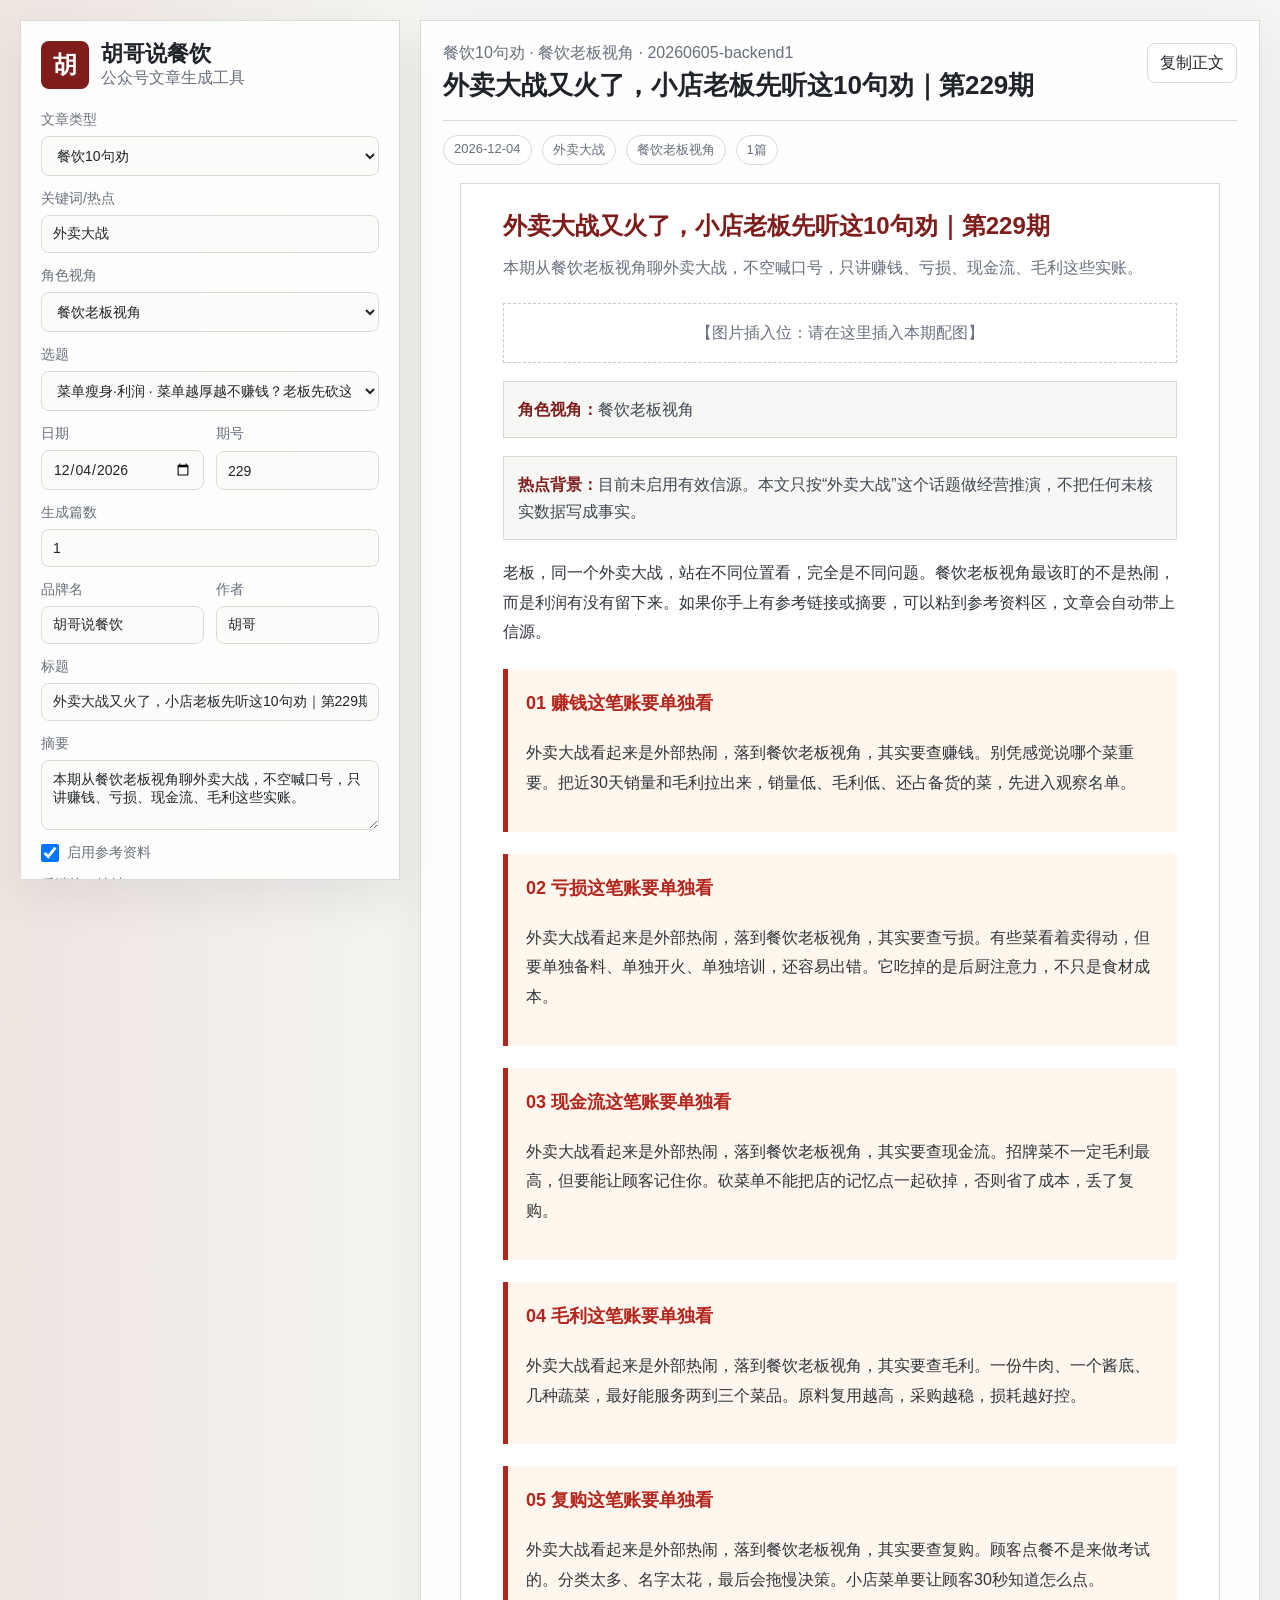
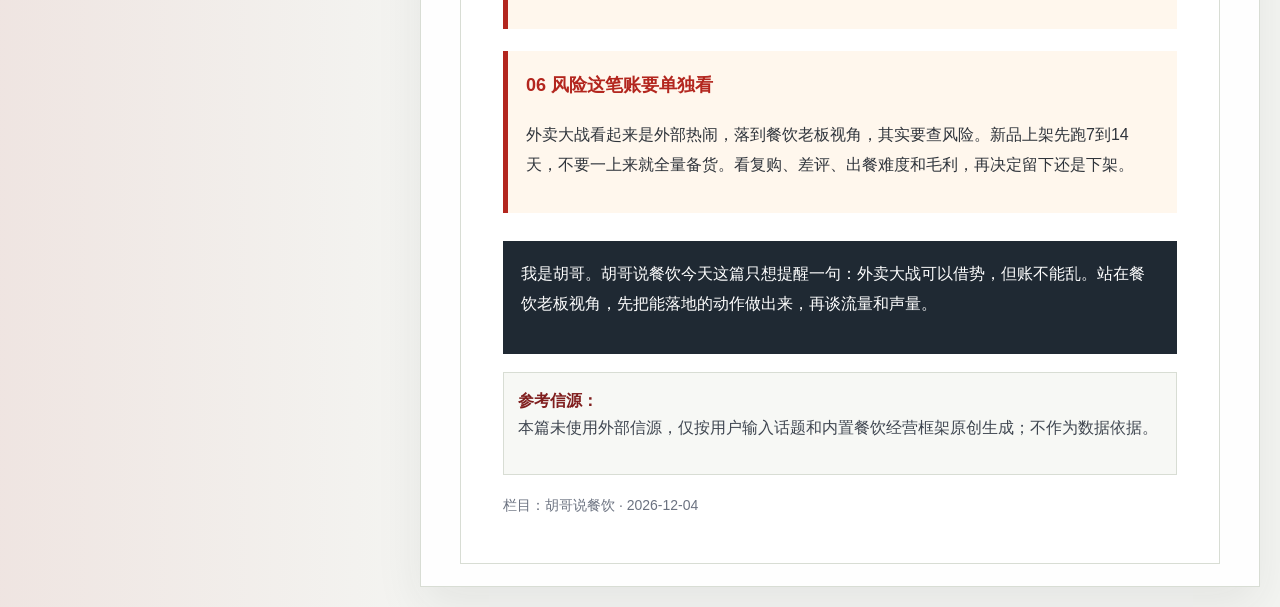
<file: index.html>
<!doctype html>
<html lang="zh-CN">
  <head>
    <meta charset="utf-8">
    <meta name="viewport" content="width=device-width, initial-scale=1">
    <title>胡哥说餐饮公众号工具</title>
    <link rel="stylesheet" href="./styles.css?v=20260605-backend1">
  </head>
  <body>
    <main class="app-shell">
      <section class="workspace">
        <aside class="panel controls" aria-label="生成设置">
          <div class="brand-block">
            <div class="brand-mark">胡</div>
            <div>
              <h1>胡哥说餐饮</h1>
              <p>公众号文章生成工具</p>
            </div>
          </div>

          <form id="generatorForm" class="form-stack">
            <label>
              <span>文章类型</span>
              <select id="articleType">
                <option value="ten_lessons">餐饮10句劝</option>
                <option value="hot_interpretation">餐饮热点解读</option>
                <option value="methodology">餐饮方法论</option>
              </select>
            </label>

            <label>
              <span>关键词/热点</span>
              <input id="keywordInput" type="text" value="外卖大战">
            </label>

            <label>
              <span>角色视角</span>
              <select id="roleSelect">
                <option value="owner">餐饮老板视角</option>
                <option value="manager">门店店长视角</option>
                <option value="operations">营运总监视角</option>
                <option value="marketing">品牌营销视角</option>
                <option value="supply">供应链视角</option>
                <option value="customer">顾客视角</option>
                <option value="investor">投资人视角</option>
              </select>
            </label>

            <label>
              <span>选题</span>
              <select id="topicSelect"></select>
            </label>

            <div class="field-grid">
              <label>
                <span>日期</span>
                <input id="publishDate" type="date">
              </label>
              <label>
                <span>期号</span>
                <input id="issueNumber" type="number" min="1" step="1" value="229">
              </label>
            </div>

            <label>
              <span>生成篇数</span>
              <input id="articleCount" type="number" min="1" max="5" step="1" value="1">
            </label>

            <div class="field-grid">
              <label>
                <span>品牌名</span>
                <input id="brandName" type="text" value="胡哥说餐饮">
              </label>
              <label>
                <span>作者</span>
                <input id="authorName" type="text" value="胡哥">
              </label>
            </div>

            <label>
              <span>标题</span>
              <input id="titleInput" type="text">
            </label>

            <label>
              <span>摘要</span>
              <textarea id="digestInput" rows="3"></textarea>
            </label>

            <label class="check-row">
              <input id="referenceEnabled" type="checkbox" checked>
              <span>启用参考资料</span>
            </label>

            <label>
              <span>后端接口地址</span>
              <input id="backendUrl" type="url" value="http://127.0.0.1:8766">
            </label>

            <button id="backendSearchButton" type="button">后端搜索参考文章</button>

            <label>
              <span>参考资料粘贴区</span>
              <textarea id="referenceInput" rows="8" placeholder="标题：...\n来源：...\n链接：https://...\n摘要/观点：..."></textarea>
            </label>

            <div class="button-row">
              <button class="primary" id="generateButton" type="submit">生成</button>
              <button id="randomButton" type="button">换题</button>
            </div>
          </form>
        </aside>

        <section class="preview-area" aria-label="文章预览">
          <header class="topbar">
            <div>
              <p id="statusText">准备就绪</p>
              <h2 id="previewTitle">正在载入内容库</h2>
            </div>
            <div class="actions">
              <button id="copyTextButton" type="button">复制正文</button>
            </div>
          </header>

          <div class="meta-strip">
            <span id="metaDate"></span>
            <span id="metaTopic"></span>
            <span id="metaRole"></span>
            <span id="metaCount"></span>
          </div>

          <article id="articlePreview" class="article-preview"></article>
        </section>
      </section>
    </main>

    <script src="./app.js?v=20260605-backend1" defer></script>
  </body>
</html>
</file>
<file: styles.css>
:root {
  color-scheme: light;
  --bg: #f4f5f2;
  --panel: #ffffff;
  --ink: #20242a;
  --muted: #68707b;
  --line: #d8ddd4;
  --accent: #b3261e;
  --accent-dark: #7f1d1d;
  --green: #256d4f;
  --field: #fbfcfa;
  --shadow: 0 18px 45px rgba(32, 36, 42, 0.08);
}

* {
  box-sizing: border-box;
}

body {
  margin: 0;
  min-height: 100vh;
  background:
    linear-gradient(90deg, rgba(179, 38, 30, 0.08), transparent 34%),
    var(--bg);
  color: var(--ink);
  font-family: -apple-system, BlinkMacSystemFont, "Segoe UI", "PingFang SC", "Microsoft YaHei", sans-serif;
}

button,
input,
select,
textarea {
  font: inherit;
}

button {
  min-height: 40px;
  border: 1px solid var(--line);
  border-radius: 8px;
  background: #fff;
  color: var(--ink);
  cursor: pointer;
}

button:hover {
  border-color: #aeb8ad;
}

button:disabled {
  cursor: wait;
  opacity: 0.62;
}

.primary {
  border-color: var(--accent);
  background: var(--accent);
  color: #fff;
}

.app-shell {
  width: min(1440px, 100%);
  margin: 0 auto;
  padding: 20px;
}

.workspace {
  display: grid;
  grid-template-columns: minmax(300px, 380px) minmax(0, 1fr);
  gap: 20px;
  min-height: calc(100vh - 40px);
}

.panel,
.preview-area {
  background: rgba(255, 255, 255, 0.9);
  border: 1px solid var(--line);
  box-shadow: var(--shadow);
}

.controls {
  position: sticky;
  top: 20px;
  align-self: start;
  max-height: calc(100vh - 40px);
  overflow: auto;
  padding: 20px;
}

.brand-block {
  display: flex;
  align-items: center;
  gap: 12px;
  margin-bottom: 22px;
}

.brand-mark {
  display: grid;
  place-items: center;
  width: 48px;
  height: 48px;
  border-radius: 8px;
  background: var(--accent-dark);
  color: #fff;
  font-size: 24px;
  font-weight: 800;
}

h1,
h2,
p {
  margin: 0;
}

h1 {
  font-size: 22px;
  line-height: 1.2;
}

.brand-block p,
.topbar p,
.meta-strip,
label span {
  color: var(--muted);
}

.form-stack {
  display: grid;
  gap: 14px;
}

label {
  display: grid;
  gap: 7px;
  font-size: 14px;
}

.check-row {
  display: flex;
  align-items: center;
  gap: 8px;
}

.check-row input {
  width: 18px;
  height: 18px;
  margin: 0;
}

input,
select,
textarea {
  width: 100%;
  border: 1px solid var(--line);
  border-radius: 8px;
  background: var(--field);
  color: var(--ink);
  padding: 10px 11px;
  outline: none;
}

textarea {
  resize: vertical;
}

input:focus,
select:focus,
textarea:focus {
  border-color: var(--accent);
  box-shadow: 0 0 0 3px rgba(179, 38, 30, 0.12);
}

.field-grid {
  display: grid;
  grid-template-columns: 1fr 1fr;
  gap: 12px;
}

.button-row,
.actions {
  display: flex;
  flex-wrap: wrap;
  gap: 10px;
}

.button-row button {
  flex: 1;
}

.preview-area {
  min-width: 0;
  padding: 22px;
  overflow: hidden;
}

.topbar {
  display: flex;
  align-items: flex-start;
  justify-content: space-between;
  gap: 16px;
  padding-bottom: 18px;
  border-bottom: 1px solid var(--line);
}

.topbar h2 {
  max-width: 760px;
  margin-top: 5px;
  font-size: 26px;
  line-height: 1.25;
}

.actions {
  justify-content: flex-end;
}

.actions button {
  padding: 0 12px;
}

.meta-strip {
  display: flex;
  flex-wrap: wrap;
  gap: 10px;
  padding: 14px 0 18px;
  font-size: 13px;
}

.meta-strip span {
  border: 1px solid var(--line);
  border-radius: 999px;
  background: #fff;
  padding: 5px 10px;
}

.article-preview {
  max-width: 760px;
  margin: 0 auto;
  padding: 26px min(5vw, 42px);
  background: #fff;
  border: 1px solid var(--line);
  min-height: 560px;
}

.article-preview h3 {
  margin: 0 0 12px;
  color: var(--accent-dark);
  font-size: 24px;
  line-height: 1.35;
}

.draft-card + .draft-card {
  margin-top: 34px;
  padding-top: 30px;
  border-top: 1px solid var(--line);
}

.role-line,
.background,
.sources {
  margin: 18px 0;
  padding: 14px;
  background: #f7f8f5;
  border: 1px solid var(--line);
  color: #3f4650;
  line-height: 1.7;
}

.role-line strong,
.background strong,
.sources strong {
  color: var(--accent-dark);
}

.sources ol {
  margin: 10px 0 0;
  padding-left: 22px;
}

.sources li + li {
  margin-top: 10px;
}

.sources a {
  color: var(--green);
  overflow-wrap: anywhere;
}

.article-preview .digest {
  margin: 0 0 22px;
  color: var(--muted);
  line-height: 1.7;
}

.wechat-body {
  font-size: 16px;
  line-height: 1.85;
  color: #2f343b;
}

.wechat-body p {
  margin: 0 0 18px;
}

.image-slot {
  margin: 18px 0;
  padding: 14px;
  border: 1px dashed #c7c7cc;
  color: #6b7280;
  text-align: center;
}

.advice {
  margin: 22px 0;
  padding: 18px 18px 16px;
  border-left: 5px solid var(--accent);
  background: #fff7ed;
}

.advice-title {
  margin-bottom: 8px;
  color: var(--accent);
  font-size: 18px;
  font-weight: 700;
}

.conclusion {
  margin: 28px 0 8px;
  padding: 18px;
  background: #1f2933;
  color: #fff;
}

.footer-line {
  margin-top: 18px;
  color: #6b7280;
  font-size: 14px;
}

@media (max-width: 920px) {
  .app-shell {
    padding: 12px;
  }

  .workspace {
    grid-template-columns: 1fr;
    min-height: auto;
  }

  .controls {
    position: static;
    max-height: none;
  }

  .topbar {
    display: grid;
  }

  .actions {
    justify-content: flex-start;
  }
}

@media (max-width: 560px) {
  .field-grid {
    grid-template-columns: 1fr;
  }

  .preview-area,
  .controls {
    padding: 16px;
  }

  .article-preview {
    padding: 20px 16px;
  }

  .topbar h2 {
    font-size: 22px;
  }
}
</file>
